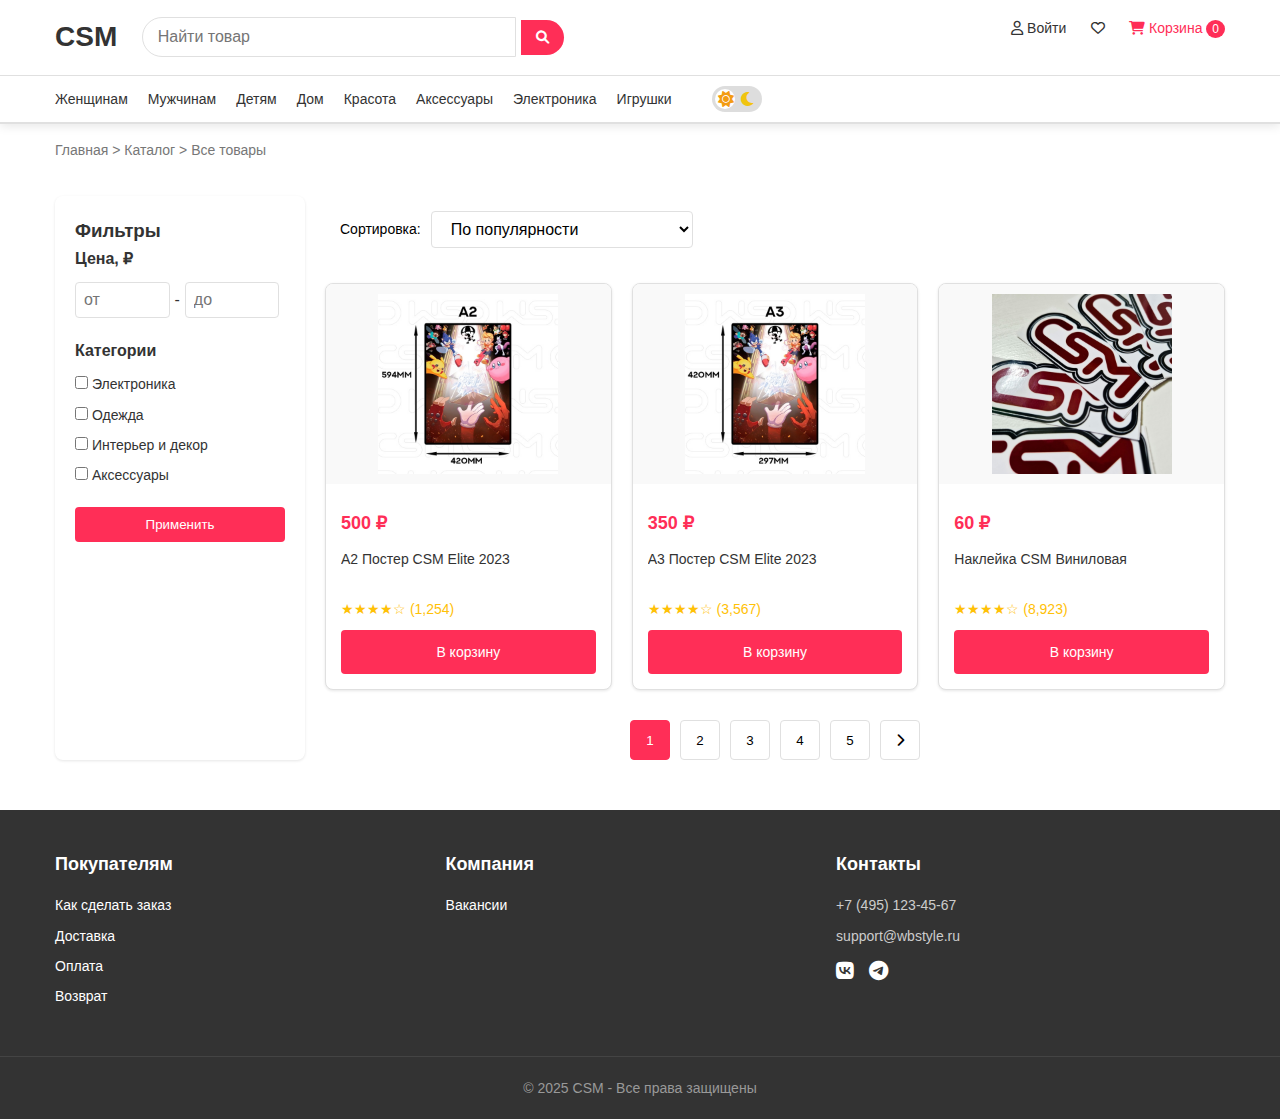
<file: index.html>
<!DOCTYPE html>
<html lang="ru" data-theme="light"></html>
<head>
    <meta charset="UTF-8">
    <meta name="viewport" content="width=device-width, initial-scale=1.0">
    <title>CSM</title>
    <link rel="stylesheet" href="https://cdnjs.cloudflare.com/ajax/libs/font-awesome/6.0.0-beta3/css/all.min.css">
    <link rel="stylesheet" href="style.css">
    <link rel="stylesheet" href="https://cdnjs.cloudflare.com/ajax/libs/font-awesome/6.0.0-beta3/css/all.min.css">
    <meta name="viewport" content="width=device-width, initial-scale=1.0">
    <meta name="theme-color" content="#ff2e57"> 
</head>
<body>
    <header class="wb-header">
        <div class="header-top">
            <div class="container">
                <div class="logo">
                     CSM
                </div>
                <div class="search-box">
                    <input type="text" placeholder="Найти товар">
                    <button><i class="fas fa-search"></i></button>
                </div>
                <div class="user-actions">
                    <a href="/login" class="login-link"><i class="far fa-user"></i> Войти</a>
                    <a href="#"><i class="far fa-heart"></i></a>
                    <a href="#" class="cart-link"><i class="fas fa-shopping-cart"></i> Корзина <span id="cart-count">0</span></a>
                </div>
            </div>
        </div>
        
        <nav class="categories">
            <div class="container">
                <a href="#">Женщинам</a>
                <a href="#">Мужчинам</a>
                <a href="#">Детям</a>
                <a href="#">Дом</a>
                <a href="#">Красота</a>
                <a href="#">Аксессуары</a>
                <a href="#">Электроника</a>
                <a href="#">Игрушки</a>
                
                <!-- Добавьте переключатель темы сюда -->
                <div class="theme-switcher-container">
                    <input type="checkbox" id="theme-toggle" class="theme-toggle">
                    <label for="theme-toggle" class="theme-label">
                        <i class="fas fa-sun light-icon"></i>
                        <i class="fas fa-moon dark-icon"></i>
                        <span class="theme-ball"></span>
                    </label>
                </div>
            </div>
        </nav>


    </header>

    <main class="container">
        <div class="breadcrumbs">
            <a href="#">Главная</a> > <a href="#">Каталог</a> > <span>Все товары</span>
        </div>
        
        <div class="content-wrapper">
<!-- Только один блок фильтров -->
<div class="filters">
    <h3>Фильтры</h3>
    
    <!-- Фильтр по цене -->
    <div class="filter-section">
        <h4>Цена, ₽</h4>
        <div class="price-range">
            <input type="number" id="min-price" placeholder="от" min="0">
            <span>-</span>
            <input type="number" id="max-price" placeholder="до" min="0">
        </div>
    </div>
    
    <!-- Фильтр по категориям -->
    <div class="filter-section">
        <h4>Категории</h4>
        <div class="category-options">
            <label><input type="checkbox" name="category" value="electronics"> Электроника</label>
            <label><input type="checkbox" name="category" value="clothing"> Одежда</label>
            <label><input type="checkbox" name="category" value="home"> Интерьер и декор</label>
            <label><input type="checkbox" name="category" value="accessories"> Аксессуары</label>
        </div>
    </div>
    
    <button id="apply-filters" class="apply-filters">Применить</button>
</div>



            <section class="products">
                <div class="sort-options">
                    <span style="color: #000000 ">Сортировка:</span>
                    <select>
                        <option>По популярности</option>
                        <option>По цене (сначала дешевые)</option>
                        <option>По цене (сначала дорогие)</option>
                        <option>По новизне</option>
                        <option>По рейтингу</option>
                    </select>
                </div>

                <div class="product-grid" id="products">
                    <!-- Товары будут загружены через JavaScript -->
                </div>

                <div class="pagination">
                    <button class="active">1</button>
                    <button>2</button>
                    <button>3</button>
                    <button>4</button>
                    <button>5</button>
                    <button><i class="fas fa-chevron-right"></i></button>
                </div>
            </section>
        </div>
    </main>

    <footer class="wb-footer">
        <div class="container">
            <div class="footer-section">
                <h4>Покупателям</h4>
                <a href="#">Как сделать заказ</a>
                <a href="#">Доставка</a>
                <a href="#">Оплата</a>
                <a href="#">Возврат</a>
            </div>
            <div class="footer-section">
                <h4>Компания</h4>
                <a href="https://c.csmplay.ru/welcome ">Вакансии</a>
            </div>
            <div class="footer-section">
                <h4>Контакты</h4>
                <p>+7 (495) 123-45-67</p>
                <p>support@wbstyle.ru</p>
                <div class="social-icons">
                    <a href="https://vk.com/csmpro?from=search"><i class="fab fa-vk"></i></a>
                    <a href="https://t.me/csmpro"><i class="fab fa-telegram"></i></a>
                </div>
            </div>
        </div>
        <div class="copyright">
            © 2025 CSM - Все права защищены
        </div>
    </footer>

    <script src="script.js"></script>
</body>
</html>
</file>
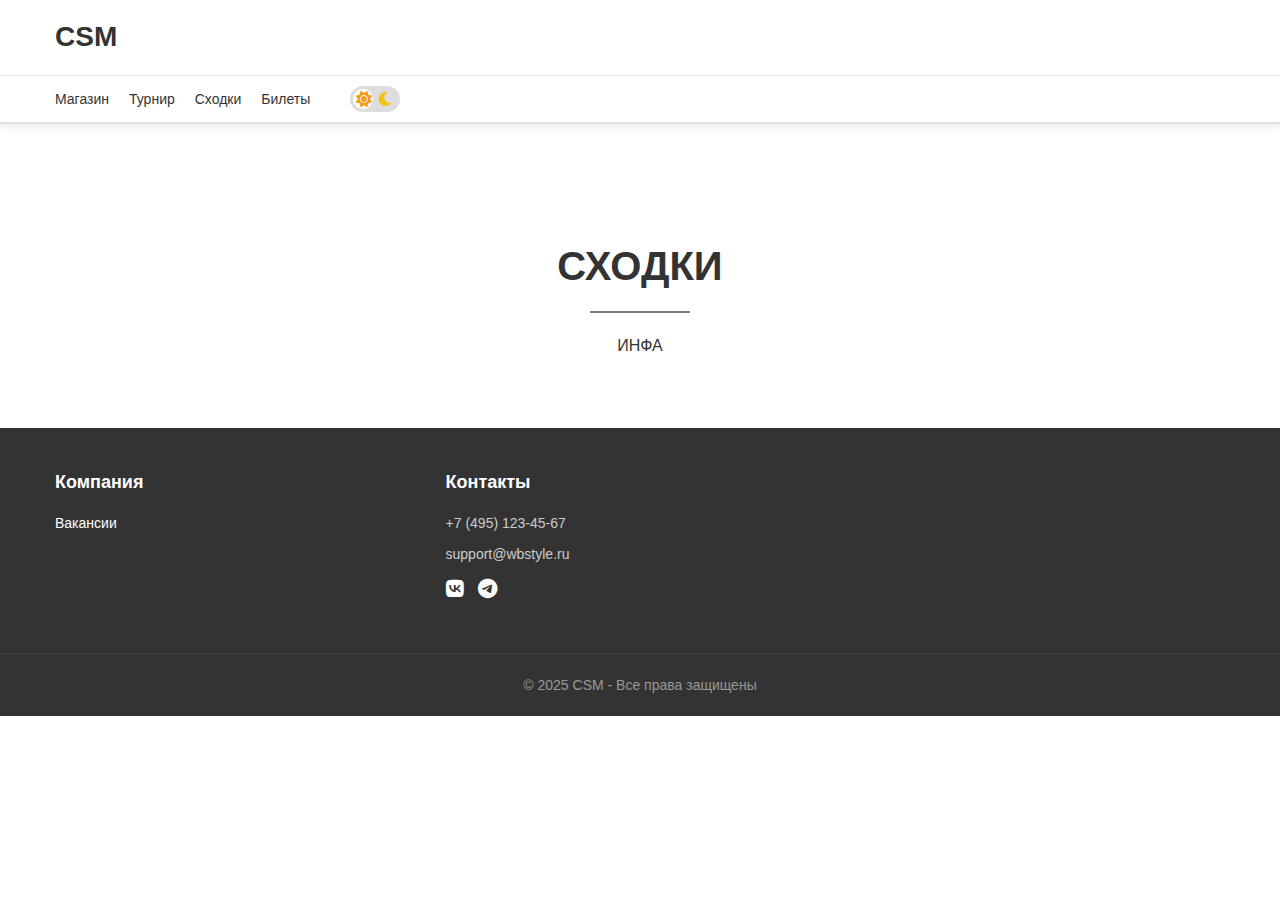
<file: shodki/shodki.html>
<!DOCTYPE html>
<html lang="ru" data-theme="light"></html>
<head>
    <link href="https://fonts.googleapis.com/css2?family=Orbitron:wght@500&display=swap" rel="stylesheet">
    <meta charset="UTF-8">
    <meta name="viewport" content="width=device-width, initial-scale=1.0">
    <title>CSM</title>
    <link rel="stylesheet" href="https://cdnjs.cloudflare.com/ajax/libs/font-awesome/6.0.0-beta3/css/all.min.css">
    <link rel="stylesheet" href="shodki.css">
    <link rel="stylesheet" href="https://cdnjs.cloudflare.com/ajax/libs/font-awesome/6.0.0-beta3/css/all.min.css">
    <meta name="viewport" content="width=device-width, initial-scale=1.0">
    <meta name="theme-color" content="#ff2e57"> 
</head>
<body>
    <header class="wb-header">
        <div class="header-top">
            <div class="container">
                <div class="logo">
                     CSM
                </div>

            </div>
        </div>
        
        <nav class="categories">
            <div class="container">
                <a href="../index.html">Магазин</a>
                <a href="../tornirs/tournirs.html">Турнир</a>
                <a href="#">Сходки</a>
                <a href="../tickets/tickets.html">Билеты</a>
                
                <!-- Добавьте переключатель темы сюда -->
                <div class="theme-switcher-container">
                    <input type="checkbox" id="theme-toggle" class="theme-toggle">
                    <label for="theme-toggle" class="theme-label">
                        <i class="fas fa-sun light-icon"></i>
                        <i class="fas fa-moon dark-icon"></i>
                        <span class="theme-ball"></span>
                    </label>
                </div>
            </div>
        </nav>


    </header>

    <main class="container">
        
        <div class="content-wrapper">

                <div class="product-grid" id="products">
                    <!-- Товары будут загружены через JavaScript -->
                </div>

            </section>
        </div>
    </main>
    <div class="about-section">
      <h1 class="section-title">СХОДКИ</h1>
      <p class="section-text">ИНФА </p>
    </div>
    
    <style>
    .about-section {
      text-align: center;
      max-width: 800px;
      margin: 40px auto;
      padding: 20px;
    }
    
    .section-title {
      position: relative;
      padding-bottom: 15px;
      margin-bottom: 20px;
    }
    
    .section-title::after {
      content: "";
      position: absolute;
      left: 50%;
      bottom: 0;
      transform: translateX(-50%);
      width: 100px;
      height: 2px;
      background-color: #000;
    }
    
    .section-text {
      line-height: 1.6;
      margin: 0 auto;
      max-width: 600px;
    }

          
          .about-section {
            text-align: center;
            max-width: 800px;
            margin: 40px auto;
            padding: 20px;
          }
          
          .section-title {
            position: relative;
            padding-bottom: 15px;
            margin-bottom: 20px;
          }
          
          .section-title::after {
            content: "";
            position: absolute;
            left: 50%;
            bottom: 0;
            transform: translateX(-50%);
            width: 100px;
            height: 2px;
            background-color: #7c7c7c;
          }
          
          .section-text {
            line-height: 1.6;
            margin: 0 auto;
            max-width: 600px;
          }
          </style>
           


    <footer class="wb-footer">
        <div class="container">
            <div class="footer-section">
                <h4>Компания</h4>
                <a href="https://c.csmplay.ru/welcome ">Вакансии</a>
            </div>
            <div class="footer-section">
                <h4>Контакты</h4>
                <p>+7 (495) 123-45-67</p>
                <p>support@wbstyle.ru</p>
                <div class="social-icons">
                    <a href="https://vk.com/csmpro?from=search"><i class="fab fa-vk"></i></a>
                    <a href="https://t.me/csmpro"><i class="fab fa-telegram"></i></a>
                </div>
            </div>
        </div>
        <div class="copyright">
            © 2025 CSM - Все права защищены
        </div>
    </footer>

    <script src="shodki.js"></script>
</body>
</html>
</file>
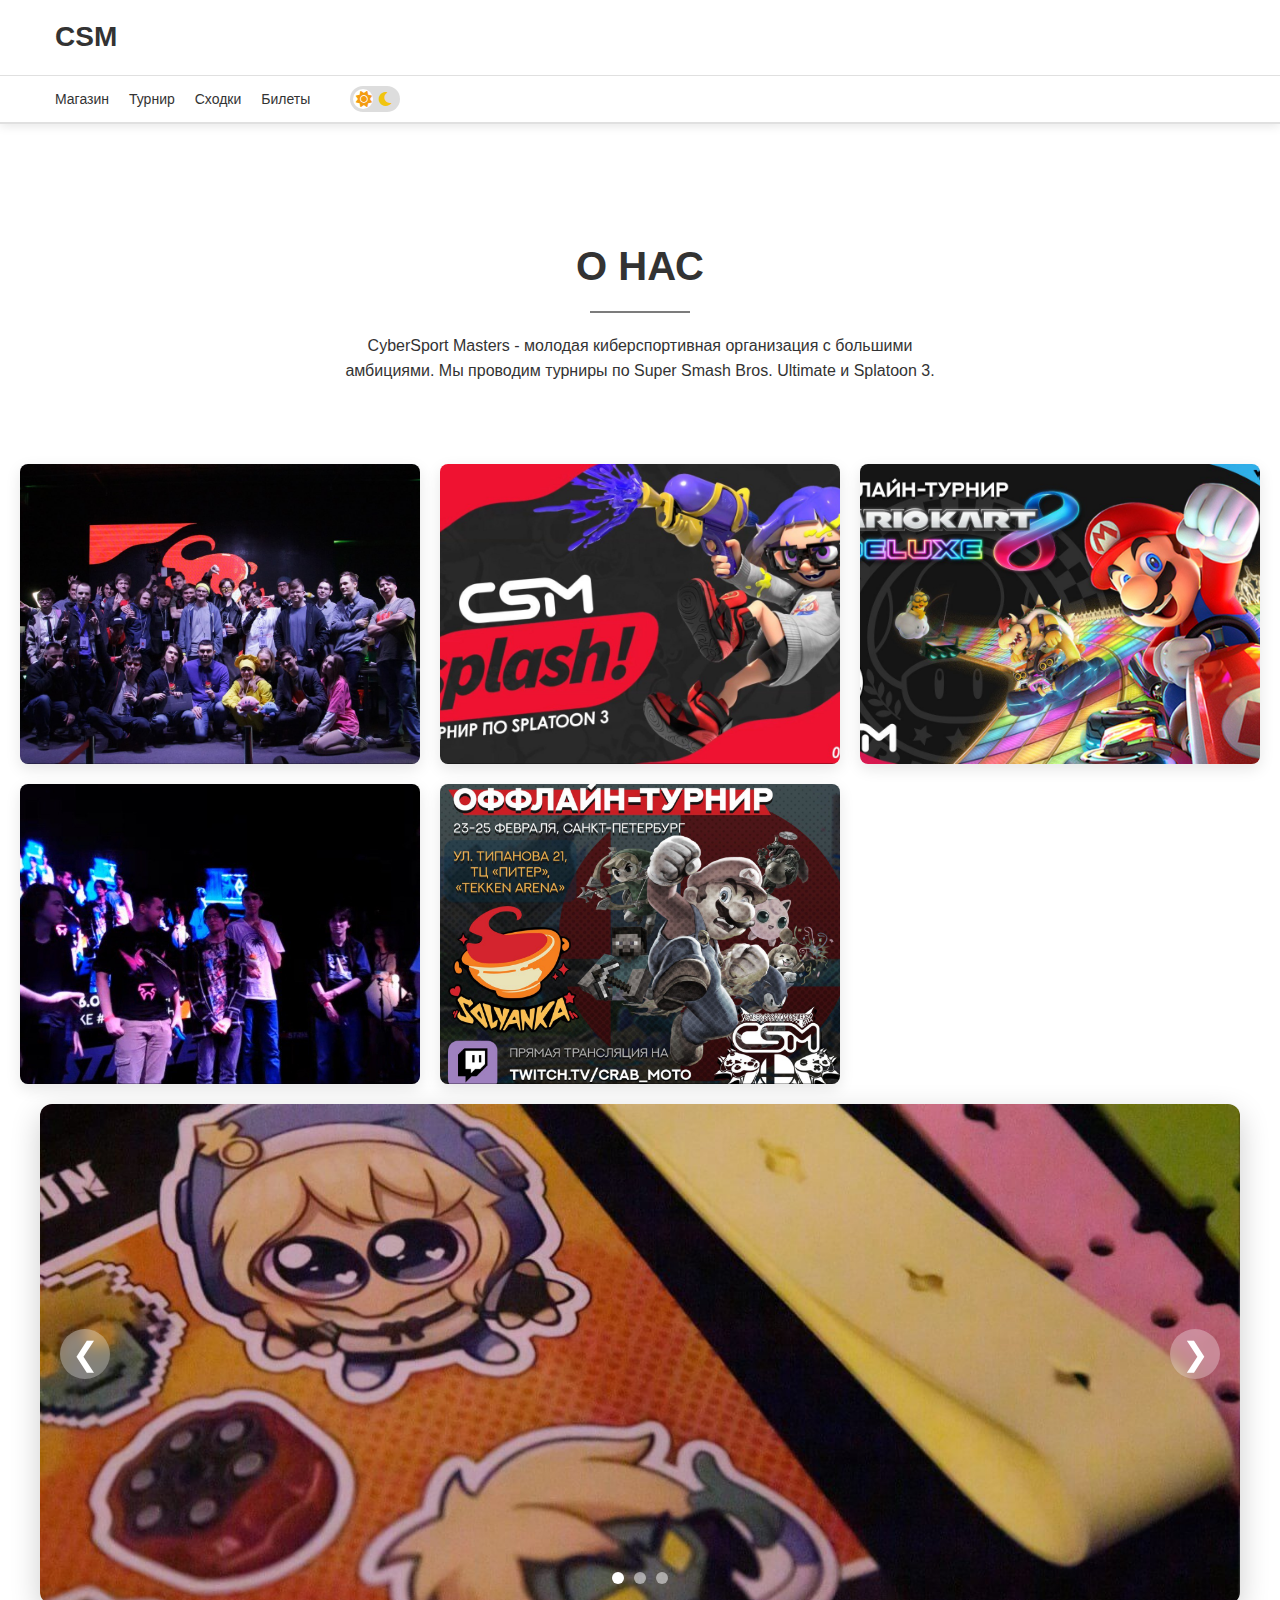
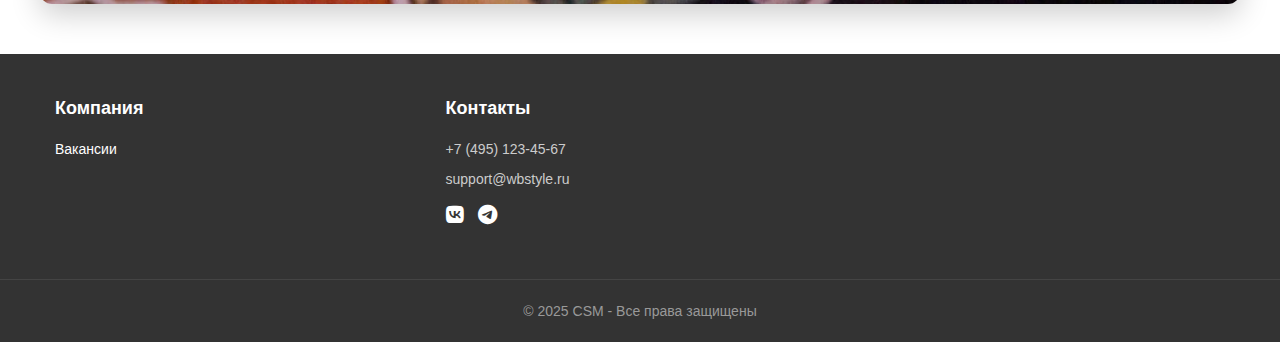
<file: tornirs/tournirs.html>
<!DOCTYPE html>
<html lang="ru" data-theme="light"></html>
<head>
    <link href="https://fonts.googleapis.com/css2?family=Orbitron:wght@500&display=swap" rel="stylesheet">
    <meta charset="UTF-8">
    <meta name="viewport" content="width=device-width, initial-scale=1.0">
    <title>CSM</title>
    <link rel="stylesheet" href="https://cdnjs.cloudflare.com/ajax/libs/font-awesome/6.0.0-beta3/css/all.min.css">
    <link rel="stylesheet" href="tournirs.css">
    <link rel="stylesheet" href="https://cdnjs.cloudflare.com/ajax/libs/font-awesome/6.0.0-beta3/css/all.min.css">
    <meta name="viewport" content="width=device-width, initial-scale=1.0">
    <meta name="theme-color" content="#ff2e57"> 
</head>
<body>
    <header class="wb-header">
        <div class="header-top">
            <div class="container">
                <div class="logo">
                     CSM
                </div>

            </div>
        </div>
        
        <nav class="categories">
            <div class="container">
                <a href="magaz/index.html">Магазин</a>
                <a href="#">Турнир</a>
                <a href="shodki/shodki.html">Сходки</a>
                <a href="tickets/tickets.html">Билеты</a>
                
                <!-- Добавьте переключатель темы сюда -->
                <div class="theme-switcher-container">
                    <input type="checkbox" id="theme-toggle" class="theme-toggle">
                    <label for="theme-toggle" class="theme-label">
                        <i class="fas fa-sun light-icon"></i>
                        <i class="fas fa-moon dark-icon"></i>
                        <span class="theme-ball"></span>
                    </label>
                </div>
            </div>
        </nav>


    </header>

    <main class="container">
        
        <div class="content-wrapper">

                <div class="product-grid" id="products">
                    <!-- Товары будут загружены через JavaScript -->
                </div>

            </section>
        </div>
    </main>
    <div class="about-section">
      <h1 class="section-title">О НАС</h1>
      <p class="section-text">CyberSport Masters - молодая киберспортивная организация с большими амбициями. Мы проводим турниры по Super Smash Bros. Ultimate и Splatoon 3.</p>
    </div>
    
    <style>
    .about-section {
      text-align: center;
      max-width: 800px;
      margin: 40px auto;
      padding: 20px;
    }
    
    .section-title {
      position: relative;
      padding-bottom: 15px;
      margin-bottom: 20px;
    }
    
    .section-title::after {
      content: "";
      position: absolute;
      left: 50%;
      bottom: 0;
      transform: translateX(-50%);
      width: 100px;
      height: 2px;
      background-color: #000;
    }
    
    .section-text {
      line-height: 1.6;
      margin: 0 auto;
      max-width: 600px;
    }
    </style>
    <div class="photo-gallery">
        <!-- Фото 1 -->
        <div class="gallery-item">
          <img src="../img/2.jpg" alt="Описание" loading="lazy">
          <div class="overlay">
            <p>solyanka 2025</p>
          </div>
        </div>
        <div class="gallery-item">
            <img src="../img/6.jpg" alt="Описание" loading="lazy">
            <div class="overlay">
              <p>CSM SPLASH 2025</p>
            </div>
          </div>
          <div class="gallery-item">
            <img src="../img/7.jpg" alt="Описание" loading="lazy">
            <div class="overlay">
              <p>ОФФЛАЙН-ТУРНИР CSM по MARIO KART 8 DELUXE</p>
            </div>
          </div>
          <div class="gallery-item">
            <img src="../img/8.jpg" alt="Описание" loading="lazy">
            <div class="overlay">
              <p>CSM x Winstrike #2</p>
            </div>
          </div>
          <div class="gallery-item">
            <img src="../img/9.jpg" alt="Описание" loading="lazy">
            <div class="overlay">
              <p>SOLYANKA 2024</p>
            </div>
          </div>
          
          <style>
          .about-section {
            text-align: center;
            max-width: 800px;
            margin: 40px auto;
            padding: 20px;
          }
          
          .section-title {
            position: relative;
            padding-bottom: 15px;
            margin-bottom: 20px;
          }
          
          .section-title::after {
            content: "";
            position: absolute;
            left: 50%;
            bottom: 0;
            transform: translateX(-50%);
            width: 100px;
            height: 2px;
            background-color: #7c7c7c;
          }
          
          .section-text {
            line-height: 1.6;
            margin: 0 auto;
            max-width: 600px;
          }
          </style>
           
        <!-- Повторить для других фото -->
      </div>
      <div class="carousel-container">
        <div class="carousel-track">
          <!-- Фотографии -->
          <div class="carousel-slide active">
            <img src="../img/1.jpg" alt="Описание фото 1" loading="lazy">
          </div>
          <div class="carousel-slide">
            <img src="../img/3.jpg" alt="Описание фото 2" loading="lazy">
          </div>
          <div class="carousel-slide">
            <img src="../img/5.jpg" alt="Описание фото 3" loading="lazy">
          </div>
        </div>
        
        <!-- Навигация -->
        <button class="carousel-btn prev-btn" aria-label="Предыдущее фото">❮</button>
        <button class="carousel-btn next-btn" aria-label="Следующее фото">❯</button>
        
        <!-- Индикаторы -->
        <div class="carousel-dots">
          <span class="dot active" data-index="0"></span>
          <span class="dot" data-index="1"></span>
          <span class="dot" data-index="2"></span>
        </div>
      </div>

    <footer class="wb-footer">
        <div class="container">
            <div class="footer-section">
                <h4>Компания</h4>
                <a href="https://c.csmplay.ru/welcome ">Вакансии</a>
            </div>
            <div class="footer-section">
                <h4>Контакты</h4>
                <p>+7 (495) 123-45-67</p>
                <p>support@wbstyle.ru</p>
                <div class="social-icons">
                    <a href="https://vk.com/csmpro?from=search"><i class="fab fa-vk"></i></a>
                    <a href="https://t.me/csmpro"><i class="fab fa-telegram"></i></a>
                </div>
            </div>
        </div>
        <div class="copyright">
            © 2025 CSM - Все права защищены
        </div>
    </footer>

    <script src="tournirs.js"></script>
</body>
</html>
</file>
<file: style.css>
/* Светлая тема по умолчанию */
:root {
    --bg-color: #ffffff;
    --text-color: #333333;
    --header-bg: #ffffff;
    --card-bg: #f8f9fa;
    --border-color: #e0e0e0;
}

/* Темная тема */
[data-theme="dark"] {
    --bg-color: #121212;
    --text-color: #f5f5f5;
    --header-bg: #1e1e1e;
    --card-bg: #2d2d2d;
    --border-color: #444444;
}

/* Применение переменных */
body {
    background-color: var(--bg-color);
    color: var(--text-color);
    transition: background-color 0.3s, color 0.3s;
}

header {
    background-color: var(--header-bg);
    border-bottom: 1px solid var(--border-color);
}

.product-card {
    background-color: var(--card-bg);
    border: 1px solid var(--border-color);
}
:root {
    --wb-orange: #ff2e57;
    --wb-blue: #00b0ff;
    --wb-gray: #f5f5f5;
    --wb-dark: #333;
    --wb-light: #fff;
    --wb-border: #e0e0e0;
}

* {
    margin: 0;
    padding: 0;
    box-sizing: border-box;
    font-family: 'Segoe UI', Tahoma, Geneva, Verdana, sans-serif;
}

body {
    background-color: var(--wb-gray);
    color: var(--wb-dark);
    line-height: 1.6;
}

.container {
    width: 100%;
    max-width: 1200px;
    margin: 0 auto;
    padding: 0 15px;
}

/* Header styles */
.wb-header {
    background-color: var(--wb-light);
    box-shadow: 0 2px 10px rgba(0, 0, 0, 0.1);
}

.header-top {
    padding: 15px 0;
    border-bottom: 1px solid var(--wb-border);
}

.logo {
    font-size: 28px;
    font-weight: 700;
    display: inline-block;
    vertical-align: middle;
}

.search-box {
    display: inline-block;
    margin: 0 20px;
    vertical-align: middle;
    width: 40%;
}

.search-box input {
    width: 80%;
    padding: 10px 15px;
    border: 1px solid var(--wb-border);
    border-radius: 20px 0 0 20px;
    outline: none;
}

.search-box button {
    padding: 10px 15px;
    background-color: var(--wb-orange);
    color: white;
    border: none;
    border-radius: 0 20px 20px 0;
    cursor: pointer;
}

.user-actions {
    display: inline-block;
    float: right;
}

.user-actions a {
    margin-left: 20px;
    color: var(--wb-dark);
    text-decoration: none;
    font-size: 14px;
}

.user-actions a:hover {
    color: var(--wb-orange);
}

.cart-link {
    color: var(--wb-orange) !important;
    font-weight: 500;
}

.cart-link #cart-count {
    background-color: var(--wb-orange);
    color: white;
    padding: 2px 6px;
    border-radius: 50%;
    font-size: 12px;
}

.categories {
    padding: 10px 0;
}

.categories a {
    margin-right: 20px;
    text-decoration: none;
    color: var(--wb-dark);
    font-size: 14px;
}

.categories a:hover {
    color: var(--wb-orange);
}

/* Main content */
.breadcrumbs {
    padding: 15px 0;
    font-size: 14px;
    color: #777;
}

.breadcrumbs a {
    color: #777;
    text-decoration: none;
}

.breadcrumbs a:hover {
    text-decoration: underline;
}

.content-wrapper {
    display: flex;
    margin-top: 20px;
}

/* Filters */
.filters {
    width: 250px;
    background-color: var(--wb-light);
    padding: 20px;
    border-radius: 8px;
    margin-right: 20px;
    box-shadow: 0 1px 3px rgba(0, 0, 0, 0.1);
}

.filter-section {
    margin-bottom: 20px;
}

.filter-section h4 {
    margin-bottom: 10px;
    font-size: 16px;
}

.price-range {
    display: flex;
    align-items: center;
}

.price-range input {
    width: 45%;
    padding: 8px;
    border: 1px solid var(--wb-border);
    border-radius: 4px;
}

.price-range span {
    margin: 0 5px;
}

.filter-section label {
    display: block;
    margin: 8px 0;
    font-size: 14px;
    cursor: pointer;
}

.apply-filters {
    width: 100%;
    padding: 10px;
    background-color: var(--wb-orange);
    color: white;
    border: none;
    border-radius: 4px;
    cursor: pointer;
    font-weight: 500;
}

/* Products */
.products {
    flex: 1;
}

.sort-options {
    background-color: var(--wb-light);
    padding: 15px;
    border-radius: 8px;
    margin-bottom: 20px;
    display: flex;
    align-items: center;
}

.sort-options span {
    margin-right: 10px;
    font-size: 14px;
}

.sort-options select {
    padding: 8px 15px;
    border: 1px solid var(--wb-border);
    border-radius: 4px;
    background-color: white;
    cursor: pointer;
}

.product-grid {
    display: grid;
    grid-template-columns: repeat(auto-fill, minmax(220px, 1fr));
    gap: 20px;
    margin-bottom: 30px;
}

.product-card {
    background-color: var(--wb-light);
    border-radius: 8px;
    overflow: hidden;
    box-shadow: 0 1px 3px rgba(0, 0, 0, 0.1);
    transition: transform 0.3s ease;
}

.product-card:hover {
    transform: translateY(-5px);
    box-shadow: 0 5px 15px rgba(0, 0, 0, 0.1);
}

.product-image {
    height: 200px;
    background-color: #f9f9f9;
    display: flex;
    align-items: center;
    justify-content: center;
    padding: 10px;
}

.product-image img {
    max-width: 100%;
    max-height: 100%;
    object-fit: contain;
}

.product-info {
    padding: 15px;
}

.product-price {
    margin: 10px 0;
}

.current-price {
    font-size: 18px;
    font-weight: 700;
    color: var(--wb-orange);
}

.old-price {
    font-size: 14px;
    color: #999;
    text-decoration: line-through;
    margin-left: 5px;
}

.product-title {
    font-size: 14px;
    margin-bottom: 10px;
    height: 40px;
    overflow: hidden;
}

.product-rating {
    color: #ffc107;
    font-size: 14px;
    margin-bottom: 10px;
}

.add-to-cart {
    width: 100%;
    padding: 8px;
    background-color: var(--wb-orange);
    color: white;
    border: none;
    border-radius: 4px;
    cursor: pointer;
    font-size: 14px;
}

.add-to-cart:hover {
    background-color: #e61e4d;
}

/* Pagination */
.pagination {
    display: flex;
    justify-content: center;
    margin-top: 30px;
}

.pagination button {
    width: 40px;
    height: 40px;
    margin: 0 5px;
    border: 1px solid var(--wb-border);
    background-color: white;
    border-radius: 4px;
    cursor: pointer;
}

.pagination button.active {
    background-color: var(--wb-orange);
    color: white;
    border-color: var(--wb-orange);
}

.pagination button:hover:not(.active) {
    background-color: #f5f5f5;
}

/* Footer */
.wb-footer {
    background-color: var(--wb-dark);
    color: white;
    padding: 40px 0 20px;
    margin-top: 50px;
}

.footer-section {
    display: inline-block;
    vertical-align: top;
    width: 30%;
    margin-right: 3%;
    margin-bottom: 20px;
}

.footer-section h4 {
    margin-bottom: 15px;
    font-size: 18px;
}

.footer-section a {
    display: block;
    color: #ccc;
    text-decoration: none;
    margin-bottom: 8px;
    font-size: 14px;
}

.footer-section a:hover {
    color: white;
}

.footer-section p {
    margin-bottom: 8px;
    font-size: 14px;
    color: #ccc;
}

.social-icons a {
    display: inline-block;
    margin-right: 10px;
    font-size: 20px;
    color: #ccc;
}

.social-icons a:hover {
    color: white;
}

.copyright {
    text-align: center;
    padding-top: 20px;
    border-top: 1px solid #444;
    margin-top: 20px;
    font-size: 14px;
    color: #999;
}

/* Responsive */
@media (max-width: 992px) {
    .content-wrapper {
        flex-direction: column;
    }
    
    .filters {
        width: 100%;
        margin-right: 0;
        margin-bottom: 20px;
    }
    
    .footer-section {
        width: 48%;
    }
}

@media (max-width: 768px) {
    .header-top {
        text-align: center;
    }
    
    .logo, .search-box, .user-actions {
        display: block;
        width: 100%;
        margin: 10px 0;
    }
    
    .search-box {
        width: 100%;
    }
    
    .user-actions {
        text-align: center;
    }
    
    .categories {
        overflow-x: auto;
        white-space: nowrap;
    }
    
    .product-grid {
        grid-template-columns: repeat(auto-fill, minmax(150px, 1fr));
    }
    
    .footer-section {
        width: 100%;
    }
}
/* Переключатель темы */
.theme-switcher {
    position: relative;
    display: inline-block;
    margin-left: 20px;
}

.theme-toggle {
    opacity: 0;
    position: absolute;
}

.theme-label {
    display: flex;
    align-items: center;
    justify-content: space-between;
    cursor: pointer;
    width: 60px;
    height: 30px;
    background: var(--toggle-bg);
    border-radius: 50px;
    position: relative;
    padding: 5px;
    transition: background 0.2s;
}

.theme-ball {
    position: absolute;
    top: 3px;
    left: 3px;
    width: 24px;
    height: 24px;
    background: var(--toggle-ball);
    border-radius: 50%;
    transition: transform 0.2s;
}

.theme-label i {
    font-size: 16px;
    z-index: 1;
}

.theme-label .fa-sun {
    color: #f39c12;
}

.theme-label .fa-moon {
    color: #f1c40f;
}

.theme-toggle:checked + .theme-label .theme-ball {
    transform: translateX(30px);
}

/* Переменные для светлой темы */
:root {
    --bg-color: #ffffff;
    --text-color: #333333;
    --primary-color: #ff2e57;
    --secondary-color: #00b0ff;
    --card-bg: #ffffff;
    --border-color: #e0e0e0;
    --footer-bg: #333333;
    --footer-text: #ffffff;
    --toggle-bg: #dddddd;
    --toggle-ball: #ffffff;
}

/* Переменные для темной темы */
[data-theme="dark"] {
    --bg-color: #121212;
    --text-color: #f5f5f5;
    --primary-color: #ff2e57;
    --secondary-color: #00b0ff;
    --card-bg: #1e1e1e;
    --border-color: #333333;
    --footer-bg: #000000;
    --footer-text: #cccccc;
    --toggle-bg: #555555;
    --toggle-ball: #222222;
}

/* Применение переменных */
body {
    background-color: var(--bg-color);
    color: var(--text-color);
}

.wb-header, .categories {
    background-color: var(--card-bg);
    border-color: var(--border-color);
}

.product-card, .filters {
    background-color: var(--card-bg);
    border-color: var(--border-color);
}

.wb-footer {
    background-color: var(--footer-bg);
    color: var(--footer-text);
}

.footer-section a {
    color: var(--footer-text);
}

.search-box input {
    background-color: var(--card-bg);
    color: var(--text-color);
    border-color: var(--border-color);
}
:root {
  --bg-color: #fff;
  --text-color: #333;
  --card-bg: #fff;
  /* остальные переменные светлой темы */
}

[data-theme="dark"] {
  --bg-color: #121212;
  --text-color: #f5f5f5;
  --card-bg: #1e1e1e;
  /* остальные переменные темной темы */
}

.theme-toggle {
  display: none;
}

.theme-label {
  display: flex;
  align-items: center;
  justify-content: space-between;
  cursor: pointer;
  width: 60px;
  height: 30px;
  background: #ddd;
  border-radius: 50px;
  position: relative;
  padding: 5px;
}

.theme-ball {
  position: absolute;
  top: 3px;
  left: 3px;
  width: 24px;
  height: 24px;
  background: #fff;
  border-radius: 50%;
  transition: transform 0.2s;
}

body, .product-card, .filters, header, footer {
    transition: background-color 0.3s ease, color 0.3s ease, border-color 0.3s ease;
}

a, button, input, select {
    transition: background-color 0.3s ease, color 0.3s ease, border-color 0.3s ease;
}
.theme-button {
    background: var(--primary-color);
    color: white;
    border: none;
    padding: 8px 15px;
    border-radius: 4px;
    cursor: pointer;
    display: flex;
    align-items: center;
    gap: 8px;
}

[data-theme="dark"] .theme-button i {
    transform: rotate(180deg);
}
/* Стили для блока категорий */
.categories {
    display: flex;
    padding: 10px 0;
    background: var(--card-bg);
    border-bottom: 1px solid var(--border-color);
}

.categories .container {
    display: flex;
    align-items: center; /* Выравниваем по вертикали */
    flex-wrap: wrap; /* Разрешаем перенос на новую строку */
}

.categories a {
    margin-right: 20px;
    text-decoration: none;
    color: var(--text-color);
    font-size: 14px;
    white-space: nowrap; /* Запрещаем перенос текста */
}

/* Добавьте этот стиль вместо предыдущего .categories .theme-switcher */
.categories .theme-switcher {
    display: inline-flex;
    vertical-align: middle;
    margin-left: 15px;
    margin-right: 10px;

/* Уменьшенный размер переключателя */
.categories .theme-label {
    width: 45px;
    height: 22px;
}

.categories .theme-ball {
    width: 18px;
    height: 18px;
    top: 2px;
    left: 2px;
}

.categories .theme-toggle:checked + .theme-label .theme-ball {
    transform: translateX(23px);
}

/* Адаптация для мобильных */
@media (max-width: 768px) {
    .categories .container {
        justify-content: space-between;
    }
    
    .categories a {
        margin: 5px 10px;
    }
    
    .categories .theme-switcher {
        margin: 5px auto; /* Центрируем на мобильных */
        order: 2;
    }
}
}
.theme-switcher-container {
    display: inline-block;
    vertical-align: middle;
    margin-left: 20px;
}

.theme-toggle {
    display: none;
}

.theme-label {
    display: block;
    width: 50px;
    height: 26px;
    background: #ddd;
    border-radius: 50px;
    position: relative;
    cursor: pointer;
    transition: background 0.3s;
}

.theme-ball {
    position: absolute;
    top: 3px;
    left: 3px;
    width: 20px;
    height: 20px;
    background: white;
    border-radius: 50%;
    transition: transform 0.3s;
}

.theme-toggle:checked + .theme-label {
    background: #555;
}

.theme-toggle:checked + .theme-label .theme-ball {
    transform: translateX(24px);
}

.light-icon, .dark-icon {
    position: absolute;
    top: 5px;
    font-size: 14px;
    color: #f1c40f;
}

.light-icon {
    left: 6px;
}

.dark-icon {
    right: 6px;
}
:root {
    --login-text-color: #333333; /* Цвет для светлой темы */
}

[data-theme="dark"] {
    --login-text-color: #f5f5f5; /* Цвет для темной темы */
}

.login-link {
    color: var(--login-text-color);
    transition: color 0.3s ease; /* Плавное изменение цвета */
}
[data-theme="dark"] .login-link {
    color: #f5f5f5 !important;

}
/* Мобильная версия */
@media (max-width: 768px) {
    .content-wrapper {
        flex-direction: column;
    }

    .filters {
        width: 100%;
        margin-bottom: 20px;
        position: static; /* Убираем sticky */
    }

    .products-grid {
        grid-template-columns: repeat(2, 1fr); /* 2 колонки */
        gap: 10px;
    }

    .price-range input {
        width: 100%;
    }
}
/* Увеличиваем зоны клика */
.category-link, .add-to-cart {
    min-height: 44px; /* Рекомендованный размер Apple */
    padding: 12px;
}

/* Отключаем масштабирование полей ввода */
input, select, textarea {
    font-size: 16px;
}
.menu-toggle {
    display: none;
}

@media (max-width: 768px) {
    .menu-toggle {
        display: block;
        background: none;
        border: none;
        font-size: 24px;
    }

    .categories {
        display: none;
        flex-direction: column;
    }

    .categories.active {
        display: flex;
    }
}
@media (max-width: 480px) {
    .filter-section {
        margin-bottom: 15px;
    }

    .apply-filters {
        padding: 12px;
        font-size: 16px;
    }

    .price-range {
        flex-direction: column;
    }

    .price-range span {
        display: none;
    }
}
h1 {
    font-size: clamp(1.5rem, 5vw, 2.5rem);
}

p {
    font-size: min(4vw, 16px);
}
</file>
<file: shodki/shodki.css>
/* Светлая тема по умолчанию */
:root {
    --bg-color: #ffffff;
    --text-color: #333333;
    --header-bg: #ffffff;
    --card-bg: #f8f9fa;
    --border-color: #e0e0e0;
}

/* Темная тема */
[data-theme="dark"] {
    --bg-color: #121212;
    --text-color: #f5f5f5;
    --header-bg: #1e1e1e;
    --card-bg: #2d2d2d;
    --border-color: #444444;
}

/* Применение переменных */
body {
    background-color: var(--bg-color);
    color: var(--text-color);
    transition: background-color 0.3s, color 0.3s;
}

header {
    background-color: var(--header-bg);
    border-bottom: 1px solid var(--border-color);
}

.product-card {
    background-color: var(--card-bg);
    border: 1px solid var(--border-color);
}
:root {
    --wb-orange: #ff2e57;
    --wb-blue: #00b0ff;
    --wb-gray: #f5f5f5;
    --wb-dark: #333;
    --wb-light: #fff;
    --wb-border: #e0e0e0;
}

* {
    margin: 0;
    padding: 0;
    box-sizing: border-box;
    font-family: 'Segoe UI', Tahoma, Geneva, Verdana, sans-serif;
}

body {
    background-color: var(--wb-gray);
    color: var(--wb-dark);
    line-height: 1.6;
}

.container {
    width: 100%;
    max-width: 1200px;
    margin: 0 auto;
    padding: 0 15px;
}

/* Header styles */
.wb-header {
    background-color: var(--wb-light);
    box-shadow: 0 2px 10px rgba(0, 0, 0, 0.1);
}

.header-top {
    padding: 15px 0;
    border-bottom: 1px solid var(--wb-border);
}

.logo {
    font-size: 28px;
    font-weight: 700;
    display: inline-block;
    vertical-align: middle;
}

.search-box {
    display: inline-block;
    margin: 0 20px;
    vertical-align: middle;
    width: 40%;
}

.search-box input {
    width: 80%;
    padding: 10px 15px;
    border: 1px solid var(--wb-border);
    border-radius: 20px 0 0 20px;
    outline: none;
}

.search-box button {
    padding: 10px 15px;
    background-color: var(--wb-orange);
    color: white;
    border: none;
    border-radius: 0 20px 20px 0;
    cursor: pointer;
}

.user-actions {
    display: inline-block;
    float: none;
}

.user-actions a {
    margin-left: 20px;
    color: var(--wb-dark);
    text-decoration: none;
    font-size: 14px;
}

.user-actions a:hover {
    color: var(--wb-orange);
}

.cart-link {
    color: var(--wb-orange) !important;
    font-weight: 500;
}

.cart-link #cart-count {
    background-color: var(--wb-orange);
    color: white;
    padding: 2px 6px;
    border-radius: 50%;
    font-size: 12px;
}

.categories {
    padding: 10px 0;
}

.categories a {
    margin-right: 20px;
    text-decoration: none;
    color: var(--wb-dark);
    font-size: 14px;
}

.categories a:hover {
    color: var(--wb-orange);
}

/* Main content */
.breadcrumbs {
    padding: 15px 0;
    font-size: 14px;
    color: #777;
}

.breadcrumbs a {
    color: #777;
    text-decoration: none;
}

.breadcrumbs a:hover {
    text-decoration: underline;
}

.content-wrapper {
    display: flex;
    margin-top: 20px;
}

/* Filters */
.filters {
    width: 250px;
    background-color: var(--wb-light);
    padding: 20px;
    border-radius: 8px;
    margin-right: 20px;
    box-shadow: 0 1px 3px rgba(0, 0, 0, 0.1);
}

.filter-section {
    margin-bottom: 20px;
}

.filter-section h4 {
    margin-bottom: 10px;
    font-size: 16px;
}

.price-range {
    display: flex;
    align-items: center;
}

.price-range input {
    width: 45%;
    padding: 8px;
    border: 1px solid var(--wb-border);
    border-radius: 4px;
}

.price-range span {
    margin: 0 5px;
}

.filter-section label {
    display: block;
    margin: 8px 0;
    font-size: 14px;
    cursor: pointer;
}

.apply-filters {
    width: 100%;
    padding: 10px;
    background-color: var(--wb-orange);
    color: white;
    border: none;
    border-radius: 4px;
    cursor: pointer;
    font-weight: 500;
}

/* Products */
.products {
    flex: 1;
}

.sort-options {
    background-color: var(--wb-light);
    padding: 15px;
    border-radius: 8px;
    margin-bottom: 20px;
    display: flex;
    align-items: center;
}

.sort-options span {
    margin-right: 10px;
    font-size: 14px;
}

.sort-options select {
    padding: 8px 15px;
    border: 1px solid var(--wb-border);
    border-radius: 4px;
    background-color: white;
    cursor: pointer;
}

.product-grid {
    display: grid;
    grid-template-columns: repeat(auto-fill, minmax(220px, 1fr));
    gap: 20px;
    margin-bottom: 30px;
}

.product-card {
    background-color: var(--wb-light);
    border-radius: 8px;
    overflow: hidden;
    box-shadow: 0 1px 3px rgba(0, 0, 0, 0.1);
    transition: transform 0.3s ease;
}

.product-card:hover {
    transform: translateY(-5px);
    box-shadow: 0 5px 15px rgba(0, 0, 0, 0.1);
}

.product-image {
    height: 200px;
    background-color: #f9f9f9;
    display: flex;
    align-items: center;
    justify-content: center;
    padding: 10px;
}

.product-image img {
    max-width: 100%;
    max-height: 100%;
    object-fit: contain;
}

.product-info {
    padding: 15px;
}

.product-price {
    margin: 10px 0;
}

.current-price {
    font-size: 18px;
    font-weight: 700;
    color: var(--wb-orange);
}

.old-price {
    font-size: 14px;
    color: #999;
    text-decoration: line-through;
    margin-left: 5px;
}

.product-title {
    font-size: 14px;
    margin-bottom: 10px;
    height: 40px;
    overflow: hidden;
}

.product-rating {
    color: #ffc107;
    font-size: 14px;
    margin-bottom: 10px;
}

.add-to-cart {
    width: 100%;
    padding: 8px;
    background-color: var(--wb-orange);
    color: white;
    border: none;
    border-radius: 4px;
    cursor: pointer;
    font-size: 14px;
}

.add-to-cart:hover {
    background-color: #e61e4d;
}

/* Pagination */
.pagination {
    display: flex;
    justify-content: center;
    margin-top: 30px;
}

.pagination button {
    width: 40px;
    height: 40px;
    margin: 0 5px;
    border: 1px solid var(--wb-border);
    background-color: white;
    border-radius: 4px;
    cursor: pointer;
}

.pagination button.active {
    background-color: var(--wb-orange);
    color: white;
    border-color: var(--wb-orange);
}

.pagination button:hover:not(.active) {
    background-color: #f5f5f5;
}

/* Footer */
.wb-footer {
    background-color: var(--wb-dark);
    color: white;
    padding: 40px 0 20px;
    margin-top: 50px;
}

.footer-section {
    display: inline-block;
    vertical-align: top;
    width: 30%;
    margin-right: 3%;
    margin-bottom: 20px;
}

.footer-section h4 {
    margin-bottom: 15px;
    font-size: 18px;
}

.footer-section a {
    display: block;
    color: #ccc;
    text-decoration: none;
    margin-bottom: 8px;
    font-size: 14px;
}

.footer-section a:hover {
    color: white;
}

.footer-section p {
    margin-bottom: 8px;
    font-size: 14px;
    color: #ccc;
}

.social-icons a {
    display: inline-block;
    margin-right: 10px;
    font-size: 20px;
    color: #ccc;
}

.social-icons a:hover {
    color: white;
}

.copyright {
    text-align: center;
    padding-top: 20px;
    border-top: 1px solid #444;
    margin-top: 20px;
    font-size: 14px;
    color: #999;
}

/* Responsive */
@media (max-width: 992px) {
    .content-wrapper {
        flex-direction: column;
    }
    
    .filters {
        width: 100%;
        margin-right: 0;
        margin-bottom: 20px;
    }
    
    .footer-section {
        width: 48%;
    }
}

@media (max-width: 768px) {
    .header-top {
        text-align: center;
    }
    
    .logo, .search-box, .user-actions {
        display: block;
        width: 100%;
        margin: 10px 0;
    }
    
    .search-box {
        width: 100%;
    }
    
    .user-actions {
        text-align: center;
    }
    
    .categories {
        overflow-x: auto;
        white-space: nowrap;
    }
    
    .product-grid {
        grid-template-columns: repeat(auto-fill, minmax(150px, 1fr));
    }
    
    .footer-section {
        width: 100%;
    }
}
/* Переключатель темы */
.theme-switcher {
    position: relative;
    display: inline-block;
    margin-left: 20px;
}

.theme-toggle {
    opacity: 0;
    position: absolute;
}

.theme-label {
    display: flex;
    align-items: center;
    justify-content: space-between;
    cursor: pointer;
    width: 60px;
    height: 30px;
    background: var(--toggle-bg);
    border-radius: 50px;
    position: relative;
    padding: 5px;
    transition: background 0.2s;
}

.theme-ball {
    position: absolute;
    top: 3px;
    left: 3px;
    width: 24px;
    height: 24px;
    background: var(--toggle-ball);
    border-radius: 50%;
    transition: transform 0.2s;
}

.theme-label i {
    font-size: 16px;
    z-index: 1;
}

.theme-label .fa-sun {
    color: #f39c12;
}

.theme-label .fa-moon {
    color: #f1c40f;
}

.theme-toggle:checked + .theme-label .theme-ball {
    transform: translateX(30px);
}

/* Переменные для светлой темы */
:root {
    --bg-color: #ffffff;
    --text-color: #333333;
    --primary-color: #ff2e57;
    --secondary-color: #00b0ff;
    --card-bg: #ffffff;
    --border-color: #e0e0e0;
    --footer-bg: #333333;
    --footer-text: #ffffff;
    --toggle-bg: #dddddd;
    --toggle-ball: #ffffff;
}

/* Переменные для темной темы */
[data-theme="dark"] {
    --bg-color: #121212;
    --text-color: #f5f5f5;
    --primary-color: #ff2e57;
    --secondary-color: #00b0ff;
    --card-bg: #1e1e1e;
    --border-color: #333333;
    --footer-bg: #000000;
    --footer-text: #cccccc;
    --toggle-bg: #555555;
    --toggle-ball: #222222;
}

/* Применение переменных */
body {
    background-color: var(--bg-color);
    color: var(--text-color);
}

.wb-header, .categories {
    background-color: var(--card-bg);
    border-color: var(--border-color);
}

.product-card, .filters {
    background-color: var(--card-bg);
    border-color: var(--border-color);
}

.wb-footer {
    background-color: var(--footer-bg);
    color: var(--footer-text);
}

.footer-section a {
    color: var(--footer-text);
}

.search-box input {
    background-color: var(--card-bg);
    color: var(--text-color);
    border-color: var(--border-color);
}
:root {
  --bg-color: #fff;
  --text-color: #333;
  --card-bg: #fff;
  /* остальные переменные светлой темы */
}

[data-theme="dark"] {
  --bg-color: #121212;
  --text-color: #f5f5f5;
  --card-bg: #1e1e1e;
  /* остальные переменные темной темы */
}

.theme-toggle {
  display: none;
}

.theme-label {
  display: flex;
  align-items: center;
  justify-content: space-between;
  cursor: pointer;
  width: 60px;
  height: 30px;
  background: #ddd;
  border-radius: 50px;
  position: relative;
  padding: 5px;
}

.theme-ball {
  position: absolute;
  top: 3px;
  left: 3px;
  width: 24px;
  height: 24px;
  background: #fff;
  border-radius: 50%;
  transition: transform 0.2s;
}

body, .product-card, .filters, header, footer {
    transition: background-color 0.3s ease, color 0.3s ease, border-color 0.3s ease;
}

a, button, input, select {
    transition: background-color 0.3s ease, color 0.3s ease, border-color 0.3s ease;
}
.theme-button {
    background: var(--primary-color);
    color: white;
    border: none;
    padding: 8px 15px;
    border-radius: 4px;
    cursor: pointer;
    display: flex;
    align-items: center;
    gap: 8px;
}

[data-theme="dark"] .theme-button i {
    transform: rotate(180deg);
}
/* Стили для блока категорий */
.categories {
    display: flex;
    padding: 10px 0;
    background: var(--card-bg);
    border-bottom: 1px solid var(--border-color);
}

.categories .container {
    display: flex;
    align-items: center; /* Выравниваем по вертикали */
    flex-wrap: wrap; /* Разрешаем перенос на новую строку */
}

.categories a {
    margin-right: 20px;
    text-decoration: none;
    color: var(--text-color);
    font-size: 14px;
    white-space: nowrap; /* Запрещаем перенос текста */
}

/* Добавьте этот стиль вместо предыдущего .categories .theme-switcher */
.categories .theme-switcher {
    display: inline-flex;
    vertical-align: middle;
    margin-left: 15px;
    margin-right: 10px;

/* Уменьшенный размер переключателя */
.categories .theme-label {
    width: 45px;
    height: 22px;
}

.categories .theme-ball {
    width: 18px;
    height: 18px;
    top: 2px;
    left: 2px;
}

.categories .theme-toggle:checked + .theme-label .theme-ball {
    transform: translateX(23px);
}

/* Адаптация для мобильных */
@media (max-width: 768px) {
    .categories .container {
        justify-content: space-between;
    }
    
    .categories a {
        margin: 5px 10px;
    }
    
    .categories .theme-switcher {
        margin: 5px auto; /* Центрируем на мобильных */
        order: 2;
    }
}
}
.theme-switcher-container {
    display: inline-block;
    vertical-align: middle;
    margin-left: 20px;
}

.theme-toggle {
    display: none;
}

.theme-label {
    display: block;
    width: 50px;
    height: 26px;
    background: #ddd;
    border-radius: 50px;
    position: relative;
    cursor: pointer;
    transition: background 0.3s;
}

.theme-ball {
    position: absolute;
    top: 3px;
    left: 3px;
    width: 20px;
    height: 20px;
    background: white;
    border-radius: 50%;
    transition: transform 0.3s;
}

.theme-toggle:checked + .theme-label {
    background: #555;
}

.theme-toggle:checked + .theme-label .theme-ball {
    transform: translateX(24px);
}

.light-icon, .dark-icon {
    position: absolute;
    top: 5px;
    font-size: 14px;
    color: #f1c40f;
}

.light-icon {
    left: 6px;
}

.dark-icon {
    right: 6px;
}
:root {
    --login-text-color: #333333; /* Цвет для светлой темы */
}

[data-theme="dark"] {
    --login-text-color: #f5f5f5; /* Цвет для темной темы */
}

.login-link {
    color: var(--login-text-color);
    transition: color 0.3s ease; /* Плавное изменение цвета */
}
[data-theme="dark"] .login-link {
    color: #f5f5f5 !important;

}
/* Мобильная версия */
@media (max-width: 768px) {
    .content-wrapper {
        flex-direction: column;
    }

    .filters {
        width: 100%;
        margin-bottom: 20px;
        position: static; /* Убираем sticky */
    }

    .products-grid {
        grid-template-columns: repeat(2, 1fr); /* 2 колонки */
        gap: 10px;
    }

    .price-range input {
        width: 100%;
    }
}
/* Увеличиваем зоны клика */
.category-link, .add-to-cart {
    min-height: 44px; /* Рекомендованный размер Apple */
    padding: 12px;
}

/* Отключаем масштабирование полей ввода */
input, select, textarea {
    font-size: 16px;
}
.menu-toggle {
    display: none;
}

@media (max-width: 768px) {
    .menu-toggle {
        display: block;
        background: none;
        border: none;
        font-size: 24px;
    }

    .categories {
        display: none;
        flex-direction: column;
    }

    .categories.active {
        display: flex;
    }
}
@media (max-width: 480px) {
    .filter-section {
        margin-bottom: 15px;
    }

    .apply-filters {
        padding: 12px;
        font-size: 16px;
    }

    .price-range {
        flex-direction: column;
    }

    .price-range span {
        display: none;
    }
}
h1 {
    font-size: clamp(1.5rem, 5vw, 2.5rem);
}

p {
    font-size: min(4vw, 16px);
}
.photo-gallery {
    display: grid;
    grid-template-columns: repeat(auto-fill, minmax(300px, 1fr));
    gap: 20px;
    padding: 20px;
  }
  
  .gallery-item {
    position: relative;
    border-radius: 8px;
    overflow: hidden;
    aspect-ratio: 4/3; /* Фиксированное соотношение */
    box-shadow: 0 5px 15px rgba(0,0,0,0.1);
    transition: transform 0.3s;
  }
  
  .gallery-item:hover {
    transform: scale(1.03);
  }
  
  .gallery-item img {
    width: 100%;
    height: 100%;
    object-fit: cover;
    transition: transform 0.5s;
  }
  
  .overlay {
    position: absolute;
    bottom: 0;
    background: rgba(0,0,0,0.7);
    color: white;
    width: 100%;
    padding: 15px;
    transform: translateY(100%);
    transition: transform 0.3s;
  }
  
  .gallery-item:hover .overlay {
    transform: translateY(0);
  }
  .glass-card {
    background: rgba(255, 255, 255, 0.2);
    backdrop-filter: blur(10px);
    border-radius: 15px;
    border: 1px solid rgba(255, 255, 255, 0.2);
    padding: 20px;
  }
  img {
    background: linear-gradient(90deg, #f0f0f0 25%, #e0e0e0 50%, #f0f0f0 75%);
    background-size: 200% 100%;
    animation: shimmer 1.5s infinite;
  }
  
  @keyframes shimmer {
    to {
      background-position: -200% 0;
    }
  }
  .photo-card {
    transition: all 0.5s;
  }
  
  .photo-card:hover {
    transform: perspective(1000px) rotateX(10deg);
    box-shadow: 0 20px 30px rgba(0,0,0,0.3);
  }
  .carousel-container {
    position: relative;
    max-width: 1200px;
    margin: 0 auto;
    overflow: hidden;
    border-radius: 12px;
    box-shadow: 0 10px 30px rgba(0,0,0,0.2);
  }
  
  .carousel-track {
    display: flex;
    transition: transform 0.5s ease-in-out;
    height: 500px; /* Фиксированная высота */
  }
  
  .carousel-slide {
    min-width: 100%;
    position: relative;
  }
  
  .carousel-slide img {
    width: 100%;
    height: 100%;
    object-fit: cover;
    object-position: center;
  }
  
  .carousel-btn {
    position: absolute;
    top: 50%;
    transform: translateY(-50%);
    background: rgba(255,255,255,0.3);
    border: none;
    color: white;
    font-size: 2rem;
    cursor: pointer;
    width: 50px;
    height: 50px;
    border-radius: 50%;
    backdrop-filter: blur(5px);
    transition: all 0.3s;
    z-index: 10;
  }
  
  .carousel-btn:hover {
    background: rgba(255,255,255,0.5);
  }
  
  .prev-btn {
    left: 20px;
  }
  
  .next-btn {
    right: 20px;
  }
  
  .carousel-dots {
    position: absolute;
    bottom: 20px;
    left: 50%;
    transform: translateX(-50%);
    display: flex;
    gap: 10px;
  }
  
  .dot {
    width: 12px;
    height: 12px;
    border-radius: 50%;
    background: rgba(255,255,255,0.5);
    cursor: pointer;
    transition: background 0.3s;
  }
  
  .dot.active {
    background: white;
  }
  
  /* Адаптивность */
  @media (max-width: 768px) {
    .carousel-track {
      height: 300px;
    }
    
    .carousel-btn {
      width: 40px;
      height: 40px;
      font-size: 1.5rem;
    }
  }
  .carousel-slide {
    transition: opacity 0.5s ease-in-out;
  }
  
  .carousel-slide:not(.active) {
    opacity: 0.7;
    filter: blur(1px);
  }
  .simple-about {
    width: 100%;
    min-height: 100vh;
    display: flex;
    justify-content: center;
    align-items: center;
    background: white;
    padding: 20px;
    box-sizing: border-box;
  }
  
  .about-text {
    max-width: 600px;
    text-align: center;
    color: black;
    font-family: Arial, sans-serif;
  }
  
  .about-text h2 {
    font-size: 28px;
    margin-bottom: 20px;
  }
  
  .about-text p {
    font-size: 16px;
    line-height: 1.5;
  }
/* Мобильные устройства (до 768px) */
@media (max-width: 768px) {
    /* Улучшаем шапку */
    .header-top {
        flex-direction: column;
        padding: 10px 0;
    }
    
    .logo {
        margin-bottom: 10px;
    }
    
    .search-box {
        width: 100%;
        margin: 10px 0;
    }
    
    /* Улучшаем навигацию */
    .categories {
        overflow-x: auto;
        white-space: nowrap;
        padding: 8px 0;
    }
    
    .categories a {
        padding: 8px 12px;
        font-size: 13px;
    }
    
    /* Улучшаем фильтры */
    .filters {
        width: 100%;
        position: static;
        margin-bottom: 15px;
    }
    
    .price-range {
        flex-direction: column;
    }
    
    .price-range input {
        width: 100%;
    }
    
    .price-range span {
        display: none;
    }
    
    /* Улучшаем карточки товаров */
    .product-grid {
        grid-template-columns: repeat(2, 1fr);
        gap: 10px;
    }
    
    .product-card {
        margin-bottom: 0;
    }
    
    /* Улучшаем корзину */
    .cart-dropdown {
        width: 90%;
        right: 5%;
        bottom: 80px;
    }
}

/* Очень маленькие экраны (до 480px) */
@media (max-width: 480px) {
    .product-grid {
        grid-template-columns: 1fr;
    }
    
    .product-title {
        font-size: 14px;
    }
    
    .product-price {
        font-size: 16px;
    }
    
    .add-to-cart {
        padding: 6px;
        font-size: 13px;
    }
}
</file>
<file: tornirs/tournirs.css>
/* Светлая тема по умолчанию */
:root {
    --bg-color: #ffffff;
    --text-color: #333333;
    --header-bg: #ffffff;
    --card-bg: #f8f9fa;
    --border-color: #e0e0e0;
}

/* Темная тема */
[data-theme="dark"] {
    --bg-color: #121212;
    --text-color: #f5f5f5;
    --header-bg: #1e1e1e;
    --card-bg: #2d2d2d;
    --border-color: #444444;
}

/* Применение переменных */
body {
    background-color: var(--bg-color);
    color: var(--text-color);
    transition: background-color 0.3s, color 0.3s;
}

header {
    background-color: var(--header-bg);
    border-bottom: 1px solid var(--border-color);
}

.product-card {
    background-color: var(--card-bg);
    border: 1px solid var(--border-color);
}
:root {
    --wb-orange: #ff2e57;
    --wb-blue: #00b0ff;
    --wb-gray: #f5f5f5;
    --wb-dark: #333;
    --wb-light: #fff;
    --wb-border: #e0e0e0;
}

* {
    margin: 0;
    padding: 0;
    box-sizing: border-box;
    font-family: 'Segoe UI', Tahoma, Geneva, Verdana, sans-serif;
}

body {
    background-color: var(--wb-gray);
    color: var(--wb-dark);
    line-height: 1.6;
}

.container {
    width: 100%;
    max-width: 1200px;
    margin: 0 auto;
    padding: 0 15px;
}

/* Header styles */
.wb-header {
    background-color: var(--wb-light);
    box-shadow: 0 2px 10px rgba(0, 0, 0, 0.1);
}

.header-top {
    padding: 15px 0;
    border-bottom: 1px solid var(--wb-border);
}

.logo {
    font-size: 28px;
    font-weight: 700;
    display: inline-block;
    vertical-align: middle;
}

.search-box {
    display: inline-block;
    margin: 0 20px;
    vertical-align: middle;
    width: 40%;
}

.search-box input {
    width: 80%;
    padding: 10px 15px;
    border: 1px solid var(--wb-border);
    border-radius: 20px 0 0 20px;
    outline: none;
}

.search-box button {
    padding: 10px 15px;
    background-color: var(--wb-orange);
    color: white;
    border: none;
    border-radius: 0 20px 20px 0;
    cursor: pointer;
}

.user-actions {
    display: inline-block;
    float: none;
}

.user-actions a {
    margin-left: 20px;
    color: var(--wb-dark);
    text-decoration: none;
    font-size: 14px;
}

.user-actions a:hover {
    color: var(--wb-orange);
}

.cart-link {
    color: var(--wb-orange) !important;
    font-weight: 500;
}

.cart-link #cart-count {
    background-color: var(--wb-orange);
    color: white;
    padding: 2px 6px;
    border-radius: 50%;
    font-size: 12px;
}

.categories {
    padding: 10px 0;
}

.categories a {
    margin-right: 20px;
    text-decoration: none;
    color: var(--wb-dark);
    font-size: 14px;
}

.categories a:hover {
    color: var(--wb-orange);
}

/* Main content */
.breadcrumbs {
    padding: 15px 0;
    font-size: 14px;
    color: #777;
}

.breadcrumbs a {
    color: #777;
    text-decoration: none;
}

.breadcrumbs a:hover {
    text-decoration: underline;
}

.content-wrapper {
    display: flex;
    margin-top: 20px;
}

/* Filters */
.filters {
    width: 250px;
    background-color: var(--wb-light);
    padding: 20px;
    border-radius: 8px;
    margin-right: 20px;
    box-shadow: 0 1px 3px rgba(0, 0, 0, 0.1);
}

.filter-section {
    margin-bottom: 20px;
}

.filter-section h4 {
    margin-bottom: 10px;
    font-size: 16px;
}

.price-range {
    display: flex;
    align-items: center;
}

.price-range input {
    width: 45%;
    padding: 8px;
    border: 1px solid var(--wb-border);
    border-radius: 4px;
}

.price-range span {
    margin: 0 5px;
}

.filter-section label {
    display: block;
    margin: 8px 0;
    font-size: 14px;
    cursor: pointer;
}

.apply-filters {
    width: 100%;
    padding: 10px;
    background-color: var(--wb-orange);
    color: white;
    border: none;
    border-radius: 4px;
    cursor: pointer;
    font-weight: 500;
}

/* Products */
.products {
    flex: 1;
}

.sort-options {
    background-color: var(--wb-light);
    padding: 15px;
    border-radius: 8px;
    margin-bottom: 20px;
    display: flex;
    align-items: center;
}

.sort-options span {
    margin-right: 10px;
    font-size: 14px;
}

.sort-options select {
    padding: 8px 15px;
    border: 1px solid var(--wb-border);
    border-radius: 4px;
    background-color: white;
    cursor: pointer;
}

.product-grid {
    display: grid;
    grid-template-columns: repeat(auto-fill, minmax(220px, 1fr));
    gap: 20px;
    margin-bottom: 30px;
}

.product-card {
    background-color: var(--wb-light);
    border-radius: 8px;
    overflow: hidden;
    box-shadow: 0 1px 3px rgba(0, 0, 0, 0.1);
    transition: transform 0.3s ease;
}

.product-card:hover {
    transform: translateY(-5px);
    box-shadow: 0 5px 15px rgba(0, 0, 0, 0.1);
}

.product-image {
    height: 200px;
    background-color: #f9f9f9;
    display: flex;
    align-items: center;
    justify-content: center;
    padding: 10px;
}

.product-image img {
    max-width: 100%;
    max-height: 100%;
    object-fit: contain;
}

.product-info {
    padding: 15px;
}

.product-price {
    margin: 10px 0;
}

.current-price {
    font-size: 18px;
    font-weight: 700;
    color: var(--wb-orange);
}

.old-price {
    font-size: 14px;
    color: #999;
    text-decoration: line-through;
    margin-left: 5px;
}

.product-title {
    font-size: 14px;
    margin-bottom: 10px;
    height: 40px;
    overflow: hidden;
}

.product-rating {
    color: #ffc107;
    font-size: 14px;
    margin-bottom: 10px;
}

.add-to-cart {
    width: 100%;
    padding: 8px;
    background-color: var(--wb-orange);
    color: white;
    border: none;
    border-radius: 4px;
    cursor: pointer;
    font-size: 14px;
}

.add-to-cart:hover {
    background-color: #e61e4d;
}

/* Pagination */
.pagination {
    display: flex;
    justify-content: center;
    margin-top: 30px;
}

.pagination button {
    width: 40px;
    height: 40px;
    margin: 0 5px;
    border: 1px solid var(--wb-border);
    background-color: white;
    border-radius: 4px;
    cursor: pointer;
}

.pagination button.active {
    background-color: var(--wb-orange);
    color: white;
    border-color: var(--wb-orange);
}

.pagination button:hover:not(.active) {
    background-color: #f5f5f5;
}

/* Footer */
.wb-footer {
    background-color: var(--wb-dark);
    color: white;
    padding: 40px 0 20px;
    margin-top: 50px;
}

.footer-section {
    display: inline-block;
    vertical-align: top;
    width: 30%;
    margin-right: 3%;
    margin-bottom: 20px;
}

.footer-section h4 {
    margin-bottom: 15px;
    font-size: 18px;
}

.footer-section a {
    display: block;
    color: #ccc;
    text-decoration: none;
    margin-bottom: 8px;
    font-size: 14px;
}

.footer-section a:hover {
    color: white;
}

.footer-section p {
    margin-bottom: 8px;
    font-size: 14px;
    color: #ccc;
}

.social-icons a {
    display: inline-block;
    margin-right: 10px;
    font-size: 20px;
    color: #ccc;
}

.social-icons a:hover {
    color: white;
}

.copyright {
    text-align: center;
    padding-top: 20px;
    border-top: 1px solid #444;
    margin-top: 20px;
    font-size: 14px;
    color: #999;
}

/* Responsive */
@media (max-width: 992px) {
    .content-wrapper {
        flex-direction: column;
    }
    
    .filters {
        width: 100%;
        margin-right: 0;
        margin-bottom: 20px;
    }
    
    .footer-section {
        width: 48%;
    }
}

@media (max-width: 768px) {
    .header-top {
        text-align: center;
    }
    
    .logo, .search-box, .user-actions {
        display: block;
        width: 100%;
        margin: 10px 0;
    }
    
    .search-box {
        width: 100%;
    }
    
    .user-actions {
        text-align: center;
    }
    
    .categories {
        overflow-x: auto;
        white-space: nowrap;
    }
    
    .product-grid {
        grid-template-columns: repeat(auto-fill, minmax(150px, 1fr));
    }
    
    .footer-section {
        width: 100%;
    }
}
/* Переключатель темы */
.theme-switcher {
    position: relative;
    display: inline-block;
    margin-left: 20px;
}

.theme-toggle {
    opacity: 0;
    position: absolute;
}

.theme-label {
    display: flex;
    align-items: center;
    justify-content: space-between;
    cursor: pointer;
    width: 60px;
    height: 30px;
    background: var(--toggle-bg);
    border-radius: 50px;
    position: relative;
    padding: 5px;
    transition: background 0.2s;
}

.theme-ball {
    position: absolute;
    top: 3px;
    left: 3px;
    width: 24px;
    height: 24px;
    background: var(--toggle-ball);
    border-radius: 50%;
    transition: transform 0.2s;
}

.theme-label i {
    font-size: 16px;
    z-index: 1;
}

.theme-label .fa-sun {
    color: #f39c12;
}

.theme-label .fa-moon {
    color: #f1c40f;
}

.theme-toggle:checked + .theme-label .theme-ball {
    transform: translateX(30px);
}

/* Переменные для светлой темы */
:root {
    --bg-color: #ffffff;
    --text-color: #333333;
    --primary-color: #ff2e57;
    --secondary-color: #00b0ff;
    --card-bg: #ffffff;
    --border-color: #e0e0e0;
    --footer-bg: #333333;
    --footer-text: #ffffff;
    --toggle-bg: #dddddd;
    --toggle-ball: #ffffff;
}

/* Переменные для темной темы */
[data-theme="dark"] {
    --bg-color: #121212;
    --text-color: #f5f5f5;
    --primary-color: #ff2e57;
    --secondary-color: #00b0ff;
    --card-bg: #1e1e1e;
    --border-color: #333333;
    --footer-bg: #000000;
    --footer-text: #cccccc;
    --toggle-bg: #555555;
    --toggle-ball: #222222;
}

/* Применение переменных */
body {
    background-color: var(--bg-color);
    color: var(--text-color);
}

.wb-header, .categories {
    background-color: var(--card-bg);
    border-color: var(--border-color);
}

.product-card, .filters {
    background-color: var(--card-bg);
    border-color: var(--border-color);
}

.wb-footer {
    background-color: var(--footer-bg);
    color: var(--footer-text);
}

.footer-section a {
    color: var(--footer-text);
}

.search-box input {
    background-color: var(--card-bg);
    color: var(--text-color);
    border-color: var(--border-color);
}
:root {
  --bg-color: #fff;
  --text-color: #333;
  --card-bg: #fff;
  /* остальные переменные светлой темы */
}

[data-theme="dark"] {
  --bg-color: #121212;
  --text-color: #f5f5f5;
  --card-bg: #1e1e1e;
  /* остальные переменные темной темы */
}

.theme-toggle {
  display: none;
}

.theme-label {
  display: flex;
  align-items: center;
  justify-content: space-between;
  cursor: pointer;
  width: 60px;
  height: 30px;
  background: #ddd;
  border-radius: 50px;
  position: relative;
  padding: 5px;
}

.theme-ball {
  position: absolute;
  top: 3px;
  left: 3px;
  width: 24px;
  height: 24px;
  background: #fff;
  border-radius: 50%;
  transition: transform 0.2s;
}

body, .product-card, .filters, header, footer {
    transition: background-color 0.3s ease, color 0.3s ease, border-color 0.3s ease;
}

a, button, input, select {
    transition: background-color 0.3s ease, color 0.3s ease, border-color 0.3s ease;
}
.theme-button {
    background: var(--primary-color);
    color: white;
    border: none;
    padding: 8px 15px;
    border-radius: 4px;
    cursor: pointer;
    display: flex;
    align-items: center;
    gap: 8px;
}

[data-theme="dark"] .theme-button i {
    transform: rotate(180deg);
}
/* Стили для блока категорий */
.categories {
    display: flex;
    padding: 10px 0;
    background: var(--card-bg);
    border-bottom: 1px solid var(--border-color);
}

.categories .container {
    display: flex;
    align-items: center; /* Выравниваем по вертикали */
    flex-wrap: wrap; /* Разрешаем перенос на новую строку */
}

.categories a {
    margin-right: 20px;
    text-decoration: none;
    color: var(--text-color);
    font-size: 14px;
    white-space: nowrap; /* Запрещаем перенос текста */
}

/* Добавьте этот стиль вместо предыдущего .categories .theme-switcher */
.categories .theme-switcher {
    display: inline-flex;
    vertical-align: middle;
    margin-left: 15px;
    margin-right: 10px;

/* Уменьшенный размер переключателя */
.categories .theme-label {
    width: 45px;
    height: 22px;
}

.categories .theme-ball {
    width: 18px;
    height: 18px;
    top: 2px;
    left: 2px;
}

.categories .theme-toggle:checked + .theme-label .theme-ball {
    transform: translateX(23px);
}

/* Адаптация для мобильных */
@media (max-width: 768px) {
    .categories .container {
        justify-content: space-between;
    }
    
    .categories a {
        margin: 5px 10px;
    }
    
    .categories .theme-switcher {
        margin: 5px auto; /* Центрируем на мобильных */
        order: 2;
    }
}
}
.theme-switcher-container {
    display: inline-block;
    vertical-align: middle;
    margin-left: 20px;
}

.theme-toggle {
    display: none;
}

.theme-label {
    display: block;
    width: 50px;
    height: 26px;
    background: #ddd;
    border-radius: 50px;
    position: relative;
    cursor: pointer;
    transition: background 0.3s;
}

.theme-ball {
    position: absolute;
    top: 3px;
    left: 3px;
    width: 20px;
    height: 20px;
    background: white;
    border-radius: 50%;
    transition: transform 0.3s;
}

.theme-toggle:checked + .theme-label {
    background: #555;
}

.theme-toggle:checked + .theme-label .theme-ball {
    transform: translateX(24px);
}

.light-icon, .dark-icon {
    position: absolute;
    top: 5px;
    font-size: 14px;
    color: #f1c40f;
}

.light-icon {
    left: 6px;
}

.dark-icon {
    right: 6px;
}
:root {
    --login-text-color: #333333; /* Цвет для светлой темы */
}

[data-theme="dark"] {
    --login-text-color: #f5f5f5; /* Цвет для темной темы */
}

.login-link {
    color: var(--login-text-color);
    transition: color 0.3s ease; /* Плавное изменение цвета */
}
[data-theme="dark"] .login-link {
    color: #f5f5f5 !important;

}
/* Мобильная версия */
@media (max-width: 768px) {
    .content-wrapper {
        flex-direction: column;
    }

    .filters {
        width: 100%;
        margin-bottom: 20px;
        position: static; /* Убираем sticky */
    }

    .products-grid {
        grid-template-columns: repeat(2, 1fr); /* 2 колонки */
        gap: 10px;
    }

    .price-range input {
        width: 100%;
    }
}
/* Увеличиваем зоны клика */
.category-link, .add-to-cart {
    min-height: 44px; /* Рекомендованный размер Apple */
    padding: 12px;
}

/* Отключаем масштабирование полей ввода */
input, select, textarea {
    font-size: 16px;
}
.menu-toggle {
    display: none;
}

@media (max-width: 768px) {
    .menu-toggle {
        display: block;
        background: none;
        border: none;
        font-size: 24px;
    }

    .categories {
        display: none;
        flex-direction: column;
    }

    .categories.active {
        display: flex;
    }
}
@media (max-width: 480px) {
    .filter-section {
        margin-bottom: 15px;
    }

    .apply-filters {
        padding: 12px;
        font-size: 16px;
    }

    .price-range {
        flex-direction: column;
    }

    .price-range span {
        display: none;
    }
}
h1 {
    font-size: clamp(1.5rem, 5vw, 2.5rem);
}

p {
    font-size: min(4vw, 16px);
}
.photo-gallery {
    display: grid;
    grid-template-columns: repeat(auto-fill, minmax(300px, 1fr));
    gap: 20px;
    padding: 20px;
  }
  
  .gallery-item {
    position: relative;
    border-radius: 8px;
    overflow: hidden;
    aspect-ratio: 4/3; /* Фиксированное соотношение */
    box-shadow: 0 5px 15px rgba(0,0,0,0.1);
    transition: transform 0.3s;
  }
  
  .gallery-item:hover {
    transform: scale(1.03);
  }
  
  .gallery-item img {
    width: 100%;
    height: 100%;
    object-fit: cover;
    transition: transform 0.5s;
  }
  
  .overlay {
    position: absolute;
    bottom: 0;
    background: rgba(0,0,0,0.7);
    color: white;
    width: 100%;
    padding: 15px;
    transform: translateY(100%);
    transition: transform 0.3s;
  }
  
  .gallery-item:hover .overlay {
    transform: translateY(0);
  }
  .glass-card {
    background: rgba(255, 255, 255, 0.2);
    backdrop-filter: blur(10px);
    border-radius: 15px;
    border: 1px solid rgba(255, 255, 255, 0.2);
    padding: 20px;
  }
  img {
    background: linear-gradient(90deg, #f0f0f0 25%, #e0e0e0 50%, #f0f0f0 75%);
    background-size: 200% 100%;
    animation: shimmer 1.5s infinite;
  }
  
  @keyframes shimmer {
    to {
      background-position: -200% 0;
    }
  }
  .photo-card {
    transition: all 0.5s;
  }
  
  .photo-card:hover {
    transform: perspective(1000px) rotateX(10deg);
    box-shadow: 0 20px 30px rgba(0,0,0,0.3);
  }
  .carousel-container {
    position: relative;
    max-width: 1200px;
    margin: 0 auto;
    overflow: hidden;
    border-radius: 12px;
    box-shadow: 0 10px 30px rgba(0,0,0,0.2);
  }
  
  .carousel-track {
    display: flex;
    transition: transform 0.5s ease-in-out;
    height: 500px; /* Фиксированная высота */
  }
  
  .carousel-slide {
    min-width: 100%;
    position: relative;
  }
  
  .carousel-slide img {
    width: 100%;
    height: 100%;
    object-fit: cover;
    object-position: center;
  }
  
  .carousel-btn {
    position: absolute;
    top: 50%;
    transform: translateY(-50%);
    background: rgba(255,255,255,0.3);
    border: none;
    color: white;
    font-size: 2rem;
    cursor: pointer;
    width: 50px;
    height: 50px;
    border-radius: 50%;
    backdrop-filter: blur(5px);
    transition: all 0.3s;
    z-index: 10;
  }
  
  .carousel-btn:hover {
    background: rgba(255,255,255,0.5);
  }
  
  .prev-btn {
    left: 20px;
  }
  
  .next-btn {
    right: 20px;
  }
  
  .carousel-dots {
    position: absolute;
    bottom: 20px;
    left: 50%;
    transform: translateX(-50%);
    display: flex;
    gap: 10px;
  }
  
  .dot {
    width: 12px;
    height: 12px;
    border-radius: 50%;
    background: rgba(255,255,255,0.5);
    cursor: pointer;
    transition: background 0.3s;
  }
  
  .dot.active {
    background: white;
  }
  
  /* Адаптивность */
  @media (max-width: 768px) {
    .carousel-track {
      height: 300px;
    }
    
    .carousel-btn {
      width: 40px;
      height: 40px;
      font-size: 1.5rem;
    }
  }
  .carousel-slide {
    transition: opacity 0.5s ease-in-out;
  }
  
  .carousel-slide:not(.active) {
    opacity: 0.7;
    filter: blur(1px);
  }
  .simple-about {
    width: 100%;
    min-height: 100vh;
    display: flex;
    justify-content: center;
    align-items: center;
    background: white;
    padding: 20px;
    box-sizing: border-box;
  }
  
  .about-text {
    max-width: 600px;
    text-align: center;
    color: black;
    font-family: Arial, sans-serif;
  }
  
  .about-text h2 {
    font-size: 28px;
    margin-bottom: 20px;
  }
  
  .about-text p {
    font-size: 16px;
    line-height: 1.5;
  }
/* Мобильные устройства (до 768px) */
@media (max-width: 768px) {
    /* Улучшаем шапку */
    .header-top {
        flex-direction: column;
        padding: 10px 0;
    }
    
    .logo {
        margin-bottom: 10px;
    }
    
    .search-box {
        width: 100%;
        margin: 10px 0;
    }
    
    /* Улучшаем навигацию */
    .categories {
        overflow-x: auto;
        white-space: nowrap;
        padding: 8px 0;
    }
    
    .categories a {
        padding: 8px 12px;
        font-size: 13px;
    }
    
    /* Улучшаем фильтры */
    .filters {
        width: 100%;
        position: static;
        margin-bottom: 15px;
    }
    
    .price-range {
        flex-direction: column;
    }
    
    .price-range input {
        width: 100%;
    }
    
    .price-range span {
        display: none;
    }
    
    /* Улучшаем карточки товаров */
    .product-grid {
        grid-template-columns: repeat(2, 1fr);
        gap: 10px;
    }
    
    .product-card {
        margin-bottom: 0;
    }
    
    /* Улучшаем корзину */
    .cart-dropdown {
        width: 90%;
        right: 5%;
        bottom: 80px;
    }
}

/* Очень маленькие экраны (до 480px) */
@media (max-width: 480px) {
    .product-grid {
        grid-template-columns: 1fr;
    }
    
    .product-title {
        font-size: 14px;
    }
    
    .product-price {
        font-size: 16px;
    }
    
    .add-to-cart {
        padding: 6px;
        font-size: 13px;
    }
}
</file>
